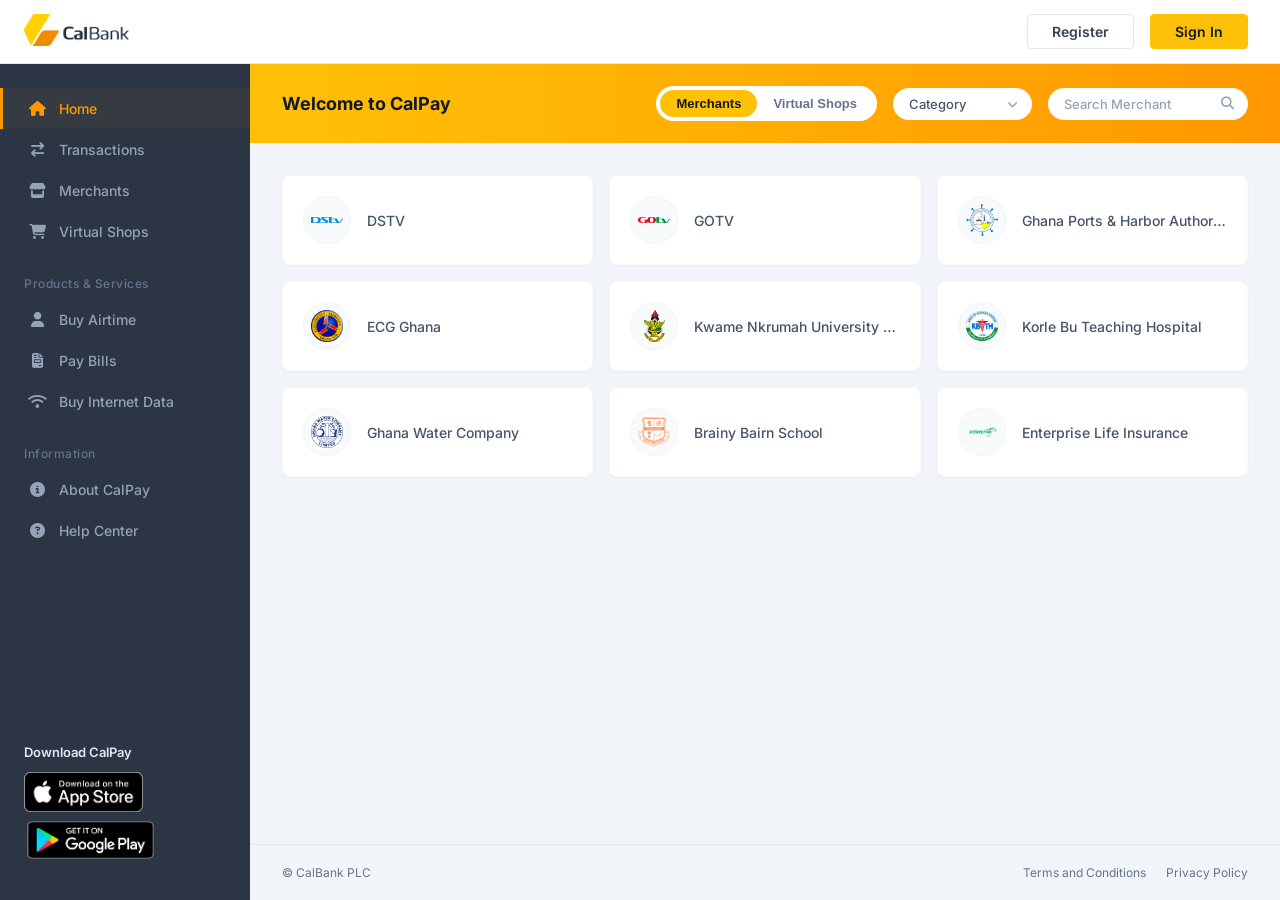
<file: index.html>
<!DOCTYPE html>
<html lang="en">
<head>
    <meta charset="UTF-8">
    <meta name="viewport" content="width=device-width, initial-scale=1.0">
    <title>CalPay - CalBank Dashboard</title>
    <link href="https://fonts.googleapis.com/css2?family=Inter:wght@400;500;600;700&display=swap" rel="stylesheet">
    <link rel="stylesheet" href="https://cdnjs.cloudflare.com/ajax/libs/font-awesome/6.4.0/css/all.min.css">
    <link rel="stylesheet" href="styles.css">
</head>
<body>
    <!-- Top Header Navigation -->
    <header class="top-header">
        <button class="menu-toggle" id="menuToggle" aria-label="Toggle Menu">
            <i class="fa-solid fa-bars"></i>
        </button>
        <div class="logo-container">
            <a href="#" class="logo">
                <img src="Assets/images/calbank-logo.png" alt="CalBank">
            </a>
        </div>

        <div class="header-actions">
            <button class="btn btn-outline" id="registerBtn">Register</button>
            <button class="btn btn-primary" id="signinBtn">Sign In</button>
        </div>
    </header>

    <!-- Main Application Container -->
    <div class="app-container">
        <!-- Sidebar Overlay -->
        <div class="sidebar-overlay" id="sidebarOverlay"></div>
        
        <!-- Sidebar Navigation -->
        <aside class="sidebar">
            <nav class="sidebar-nav">
                <!-- Main Links -->
                <ul class="nav-menu">
                    <li class="nav-item active" data-view="home">
                        <i class="fa-solid fa-house nav-icon"></i>
                        <span>Home</span>
                    </li>
                    <li class="nav-item" data-view="transactions">
                        <i class="fa-solid fa-arrow-right-arrow-left nav-icon"></i>
                        <span>Transactions</span>
                    </li>
                    <li class="nav-item" data-view="merchants">
                        <i class="fa-solid fa-store nav-icon"></i>
                        <span>Merchants</span>
                    </li>
                    <li class="nav-item" data-view="virtual">
                        <i class="fa-solid fa-cart-shopping nav-icon"></i>
                        <span>Virtual Shops</span>
                    </li>
                </ul>

                <!-- Products Section -->
                <div class="nav-section">
                    <h4 class="nav-title">Products & Services</h4>
                    <ul class="nav-menu">
                        <li class="nav-item" data-view="airtime">
                            <i class="fa-solid fa-user nav-icon"></i>
                            <span>Buy Airtime</span>
                        </li>
                        <li class="nav-item" data-view="bills">
                            <i class="fa-solid fa-file-invoice nav-icon"></i>
                            <span>Pay Bills</span>
                        </li>
                        <li class="nav-item" data-view="data">
                            <i class="fa-solid fa-wifi nav-icon"></i>
                            <span>Buy Internet Data</span>
                        </li>
                    </ul>
                </div>

                <!-- Info Section -->
                <div class="nav-section">
                    <h4 class="nav-title">Information</h4>
                    <ul class="nav-menu">
                        <li class="nav-item" data-view="about">
                            <i class="fa-solid fa-circle-info nav-icon"></i>
                            <span>About CalPay</span>
                        </li>
                        <li class="nav-item" data-view="help">
                            <i class="fa-solid fa-circle-question nav-icon"></i>
                            <span>Help Center</span>
                        </li>
                    </ul>
                </div>
            </nav>

            <!-- Download App Section -->
            <div class="app-download">
                <p class="download-text">Download CalPay</p>
                <a href="#" class="store-btn">
                    <img src="Assets/images/appstore-badge.png" class="badge-app-store" alt="Download on the App Store">
                </a>
                <a href="#" class="store-btn">
                    <img src="Assets/images/googleplay-badge.png" class="badge-play-store" alt="Get it on Google Play">
                </a>
            </div>
        </aside>

        <!-- Main Content Area -->
        <main class="main-content">
            <!-- Top Yellow Banner -->
            <div class="welcome-banner">
                <h1 class="banner-title">Welcome to CalPay</h1>
                
                <div class="banner-controls">
                    <!-- Toggle Switch -->
                    <div class="toggle-switch">
                        <button class="toggle-btn active" id="toggleMerchants">Merchants</button>
                        <button class="toggle-btn" id="toggleVirtual">Virtual Shops</button>
                    </div>

                    <!-- Category Dropdown -->
                    <div class="select-wrapper">
                        <select class="category-select" id="categoryFilter">
                            <option value="all">Category</option>
                            <option value="entertainment">Entertainment</option>
                            <option value="utilities">Utilities</option>
                            <option value="education">Education</option>
                            <option value="government">Government</option>
                            <option value="healthcare">Healthcare</option>
                            <option value="insurance">Insurance</option>
                        </select>
                    </div>

                    <!-- Search Input -->
                    <div class="search-wrapper">
                        <input type="text" class="search-input" id="searchInput" placeholder="Search Merchant">
                        <i class="fa-solid fa-magnifying-glass search-icon"></i>
                    </div>
                </div>
            </div>

            <!-- Merchant Grid Area -->
            <div class="content-wrapper">
                <div class="merchant-grid" id="merchantGrid">
                    <!-- Cards will be populated dynamically via JavaScript -->
                </div>
            </div>

            <!-- Footer -->
            <footer class="footer">
                <div class="footer-left">
                    &copy; CalBank PLC
                </div>
                <div class="footer-right">
                    <a href="#">Terms and Conditions</a>
                    <a href="#">Privacy Policy</a>
                </div>
            </footer>
        </main>
    </div>

    <!-- Modal Overlay -->
    <div class="modal-overlay" id="paymentModalOverlay">
        <div class="modal-container">
            <div class="modal-header">
                <div class="modal-merchant-info">
                    <div class="modal-logo" id="modalLogo">
                        <!-- Dynamic Logo will go here -->
                    </div>
                    <div class="modal-merchant-name" id="modalMerchantName">
                        <!-- Dynamic Name will go here -->
                    </div>
                </div>
                <button class="modal-close" id="modalClose">
                    <i class="fa-regular fa-circle-xmark"></i> Close
                </button>
            </div>
            <div class="modal-body">
                <p class="modal-instruction">Kindly provide the following details to make payment</p>
                
                <div class="form-group">
                    <label>Payment ID <span class="label-hint">(Mobile number or any ID received from merchant)</span></label>
                    <input type="text" class="form-control" />
                </div>
                
                <div class="form-row">
                    <div class="form-group">
                        <label>Amount <span class="label-hint">(Max Amt - 20000)</span></label>
                        <input type="text" class="form-control" value="GHS " />
                    </div>
                    <div class="form-group">
                        <label>Who is paying</label>
                        <div class="select-wrapper-custom">
                            <select class="form-control">
                                <option>Select</option>
                            </select>
                        </div>
                    </div>
                </div>
                
                <div class="modal-actions">
                    <button class="btn btn-primary btn-block">Sign in to proceed</button>
                    <button class="btn btn-outline btn-block">Pay as a guest</button>
                </div>
            </div>
        </div>
    </div>

    <script src="app.js"></script>
</body>
</html>
</file>
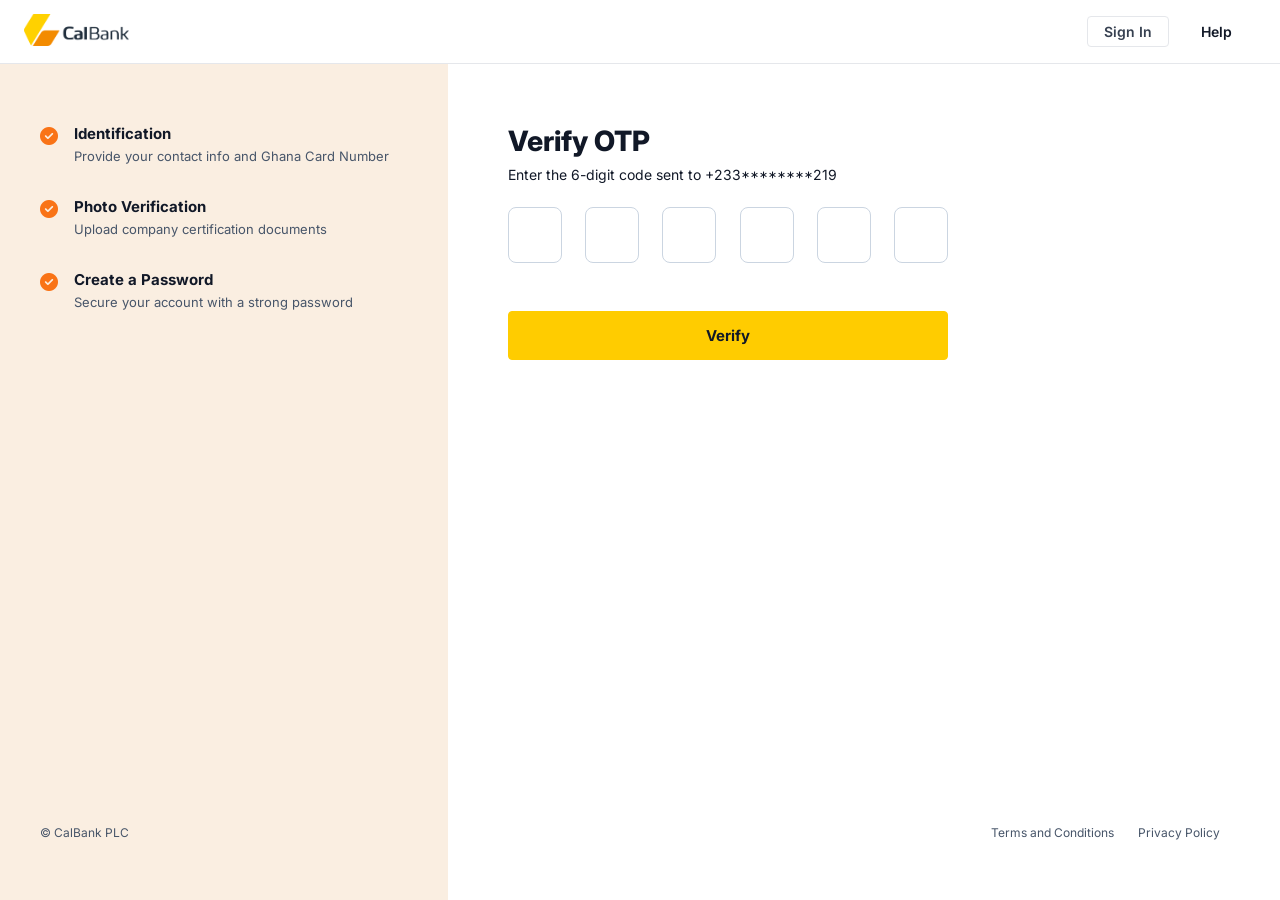
<file: register-step3.html>
<!DOCTYPE html>
<html lang="en">
<head>
    <meta charset="UTF-8">
    <meta name="viewport" content="width=device-width, initial-scale=1.0">
    <title>Verify OTP - CalPay</title>
    <link href="https://fonts.googleapis.com/css2?family=Inter:wght@400;500;600;700&display=swap" rel="stylesheet">
    <link rel="stylesheet" href="https://cdnjs.cloudflare.com/ajax/libs/font-awesome/6.4.0/css/all.min.css">
    <link rel="stylesheet" href="styles.css">
</head>
<body class="auth-page">
    <header class="top-header">
        <div class="logo-container">
            <a href="index.html" class="logo">
                <img src="Assets/images/calbank-logo.png" alt="CalBank">
            </a>
        </div>
        <div class="header-actions">
            <button class="btn btn-outline" style="padding: 6px 16px;" onclick="window.location.href='#'">Sign In</button>
            <button class="btn" style="background: transparent; border: none; color: #111827; font-weight: 600; padding: 6px 16px;">Help</button>
        </div>
    </header>

    <div class="auth-wrapper">
        <!-- Sidebar Area (Left) -->
        <div class="auth-sidebar">
            <div class="auth-steps-container">
                <div class="auth-step active">
                    <div class="step-icon">
                        <i class="fa-solid fa-circle-check" style="color: #f97316;"></i>
                    </div>
                    <div class="step-content">
                        <h4>Identification</h4>
                        <p>Provide your contact info and Ghana Card Number</p>
                    </div>
                </div>

                <div class="auth-step active">
                    <div class="step-icon">
                        <i class="fa-solid fa-circle-check" style="color: #f97316;"></i>
                    </div>
                    <div class="step-content">
                        <h4>Photo Verification</h4>
                        <p>Upload company certification documents</p>
                    </div>
                </div>

                <div class="auth-step active">
                    <div class="step-icon">
                        <i class="fa-solid fa-circle-check" style="color: #f97316;"></i>
                    </div>
                    <div class="step-content">
                        <h4>Create a Password</h4>
                        <p>Secure your account with a strong password</p>
                    </div>
                </div>
            </div>
            
            <div class="auth-sidebar-footer">
                &copy; CalBank PLC
            </div>
        </div>

        <!-- Main Content Area (Right) -->
        <div class="auth-main">
            <div class="auth-content-box" style="margin: 0; max-width: 440px;">
                <h1 class="auth-title" style="font-size: 28px; margin-bottom: 8px; font-weight: 800;">Verify OTP</h1>
                <p class="auth-subtitle" style="margin-bottom: 24px; color: #111827;">Enter the 6-digit code sent to +233********219</p>

                <div class="otp-inputs-container">
                    <input type="tel" class="otp-input" maxlength="1" oninput="this.value = this.value.replace(/[^0-9]/g, '')" />
                    <input type="tel" class="otp-input" maxlength="1" oninput="this.value = this.value.replace(/[^0-9]/g, '')" />
                    <input type="tel" class="otp-input" maxlength="1" oninput="this.value = this.value.replace(/[^0-9]/g, '')" />
                    <input type="tel" class="otp-input" maxlength="1" oninput="this.value = this.value.replace(/[^0-9]/g, '')" />
                    <input type="tel" class="otp-input" maxlength="1" oninput="this.value = this.value.replace(/[^0-9]/g, '')" />
                    <input type="tel" class="otp-input" maxlength="1" oninput="this.value = this.value.replace(/[^0-9]/g, '')" />
                </div>

                <button type="button" class="btn btn-primary btn-block auth-btn mt-24" id="submitOtpBtn">Verify</button>
            </div>
            
            <div class="auth-main-footer" style="padding-top: 100px;">
                <a href="#">Terms and Conditions</a>
                <a href="#">Privacy Policy</a>
            </div>
        </div>
    </div>

    <script>
        const inputs = document.querySelectorAll('.otp-input');
        inputs.forEach((input, index) => {
            input.addEventListener('input', (e) => {
                if(e.target.value.length === 1 && index < inputs.length - 1) {
                    inputs[index + 1].focus();
                }
            });
            input.addEventListener('keydown', (e) => {
                if(e.key === 'Backspace' && e.target.value.length === 0 && index > 0) {
                    inputs[index - 1].focus();
                }
            });
        });

        document.getElementById('submitOtpBtn').addEventListener('click', () => {
            window.location.href = 'register-success.html';
        });
    </script>
</body>
</html>
</file>
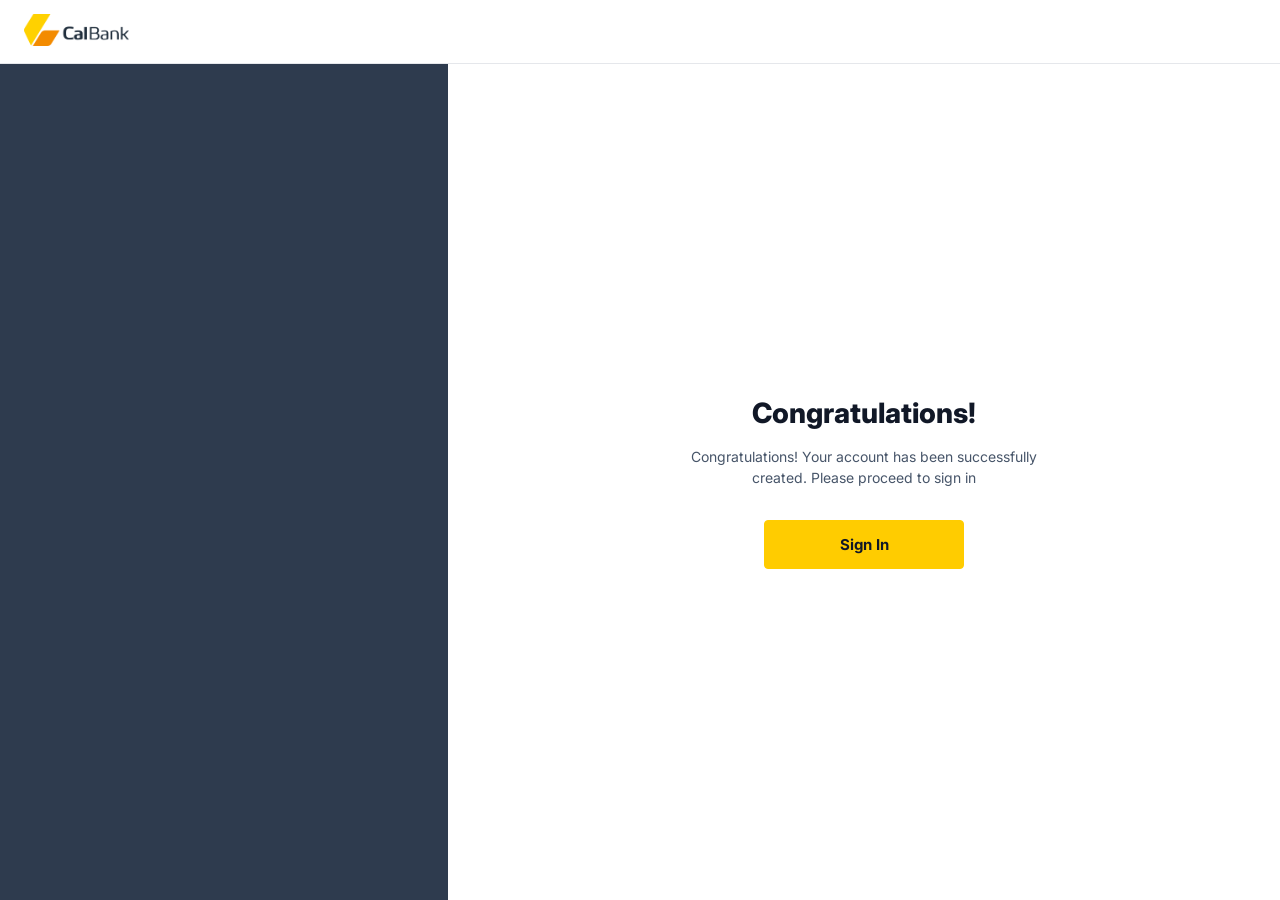
<file: register-success.html>
<!DOCTYPE html>
<html lang="en">
<head>
    <meta charset="UTF-8">
    <meta name="viewport" content="width=device-width, initial-scale=1.0">
    <title>Registration Complete - CalPay</title>
    <link href="https://fonts.googleapis.com/css2?family=Inter:wght@400;500;600;700&display=swap" rel="stylesheet">
    <link rel="stylesheet" href="styles.css">
</head>
<body class="auth-page">
    <header class="top-header">
        <div class="logo-container">
            <a href="index.html" class="logo">
                <img src="Assets/images/calbank-logo.png" alt="CalBank">
            </a>
        </div>
    </header>

    <div class="auth-wrapper">
        <!-- Full Bleed Image Area (Left) -->
        <div class="success-sidebar-image"></div>

        <!-- Main Success Messaging (Right) -->
        <div class="auth-main success-main">
            <div class="auth-content-box" style="max-width: 400px; text-align: center;">
                <h1 class="auth-title" style="font-size: 28px; margin-bottom: 16px; font-weight: 800; color: #111827;">Congratulations!</h1>
                <p class="auth-subtitle" style="margin-bottom: 32px; color: #475569; line-height: 1.5; font-size: 14px;">
                    Congratulations! Your account has been successfully created. Please proceed to sign in
                </p>

                <button type="button" class="btn btn-primary btn-block auth-btn" onclick="window.location.href='index.html'" style="max-width: 200px; margin: 0 auto; display: block;">Sign In</button>
            </div>
        </div>
    </div>
</body>
</html>
</file>
<file: styles.css>
/* Base Styles & Reset */
* {
    margin: 0;
    padding: 0;
    box-sizing: border-box;
}

body {
    font-family: 'Inter', sans-serif;
    background-color: #ffffff;
    color: #1f2937;
    -webkit-font-smoothing: antialiased;
}

/* Common Components */
.btn {
    padding: 8px 24px;
    font-family: inherit;
    font-weight: 600;
    font-size: 14px;
    cursor: pointer;
    border-radius: 4px;
    transition: all 0.2s ease;
}

.btn-outline {
    background-color: #ffffff;
    border: 1px solid #e5e7eb;
    color: #374151;
}

.btn-outline:hover {
    background-color: #f9fafb;
    border-color: #d1d5db;
}

.btn-primary {
    background-color: #ffc107;
    border: 1px solid #ffc107;
    color: #111827;
}

.btn-primary:hover {
    background-color: #ffb300;
    border-color: #ffb300;
}

/* Header */
.top-header {
    display: flex;
    justify-content: space-between;
    align-items: center;
    height: 64px;
    padding: 0 32px 0 24px;
    background-color: #ffffff;
    border-bottom: 1px solid #e5e7eb;
    position: sticky;
    top: 0;
    z-index: 50;
}

.logo-container {
    display: flex;
    align-items: center;
    gap: 8px;
    width: 226px; /* Approx width matching sidebar */
}

.menu-toggle {
    display: none;
    background: transparent;
    border: none;
    color: #1f2937;
    font-size: 20px;
    cursor: pointer;
    padding: 4px;
    margin-right: 12px;
}

.sidebar-overlay {
    display: none;
}

.logo img {
    height: 32px;
    width: auto;
}

.logo {
    display: block;
}

.logo-text {
    font-size: 20px;
    font-weight: 700;
    color: #111827;
    letter-spacing: -0.5px;
}

.header-actions {
    display: flex;
    gap: 16px;
}

/* App Layout */
.app-container {
    display: flex;
    min-height: calc(100vh - 64px);
}

/* Sidebar */
.sidebar {
    width: 250px;
    background-color: #2b3544;
    color: #94a3b8;
    display: flex;
    flex-direction: column;
    flex-shrink: 0;
}

.sidebar-nav {
    flex: 1;
    padding-top: 24px;
}

.nav-menu {
    list-style: none;
    margin-bottom: 8px;
}

.nav-item {
    display: flex;
    align-items: center;
    padding: 12px 24px;
    font-size: 14px;
    font-weight: 500;
    cursor: pointer;
    transition: all 0.2s;
    border-left: 3px solid transparent;
}

.nav-item:hover {
    background-color: #202833;
    color: #f8fafc;
}

.nav-item.active {
    color: #ff9800;
    border-left-color: #ff9800;
    background-color: rgba(255, 152, 0, 0.05);
}

.nav-icon {
    width: 20px;
    margin-right: 12px;
    text-align: center;
    font-size: 15px;
}

.nav-section {
    margin-top: 16px;
}

.nav-title {
    padding: 8px 24px;
    font-size: 12px;
    text-transform: capitalize;
    font-weight: 500;
    letter-spacing: 0.5px;
    color: #64748b;
}

.app-download {
    padding: 24px;
    margin-top: auto;
}

.download-text {
    font-size: 13px;
    font-weight: 600;
    color: #e2e8f0;
    margin-bottom: 12px;
}

.store-btn {
    display: block;
    margin-bottom: 8px;
}

.store-btn img {
    height: 40px;
    width: auto;
    transition: opacity 0.2s ease;
    display: block;
}

.badge-play-store {
    height: 56px !important; /* Scale up significantly to compensate for transparent graphic bounds */
    margin-top: -8px; /* Tightly align vertical spacing relative to Apple badge */
    margin-left: -6px; /* Offset the Google Play image built-in left padding so visual boundaries align */
}

.store-btn:hover img {
    opacity: 0.85;
}

/* Main Content */
.main-content {
    flex: 1;
    display: flex;
    flex-direction: column;
    background-color: #f1f5f9;
    min-width: 0;
}

/* Banner Area */
.welcome-banner {
    display: flex;
    justify-content: space-between;
    align-items: center;
    padding: 22px 32px;
    background: linear-gradient(90deg, #ffc107 0%, #ff9800 100%);
    color: #111827;
}

.banner-title {
    font-size: 18px;
    font-weight: 700;
    margin: 0;
}

.banner-controls {
    display: flex;
    align-items: center;
    gap: 16px;
}

/* Custom Pills and Controls */
.toggle-switch {
    display: flex;
    background: #ffffff;
    border-radius: 50px;
    padding: 4px;
}

.toggle-btn {
    background: transparent;
    border: none;
    padding: 6px 16px;
    font-size: 13px;
    font-weight: 600;
    color: #64748b;
    border-radius: 50px;
    cursor: pointer;
    transition: all 0.2s;
}

.toggle-btn.active {
    background-color: #ffc107;
    color: #111827;
}

.select-wrapper {
    position: relative;
}

.category-select {
    appearance: none;
    -webkit-appearance: none;
    background: #ffffff;
    border: none;
    border-radius: 50px;
    padding: 8px 36px 8px 16px;
    font-size: 13px;
    color: #475569;
    font-family: inherit;
    font-weight: 500;
    cursor: pointer;
    outline: none;
}

.select-wrapper::after {
    content: '\f107';
    font-family: 'Font Awesome 6 Free';
    font-weight: 900;
    position: absolute;
    right: 14px;
    top: 50%;
    transform: translateY(-50%);
    pointer-events: none;
    color: #94a3b8;
    font-size: 12px;
}

.search-wrapper {
    position: relative;
    display: flex;
    align-items: center;
}

.search-input {
    background: #ffffff;
    border: none;
    border-radius: 50px;
    padding: 8px 36px 8px 16px;
    font-size: 13px;
    color: #111827;
    font-family: inherit;
    outline: none;
    width: 200px;
    transition: width 0.3s;
}

.search-input::placeholder {
    color: #94a3b8;
    font-weight: 500;
}

.search-input:focus {
    width: 240px;
}

.search-icon {
    position: absolute;
    right: 14px;
    color: #94a3b8;
    font-size: 13px;
    pointer-events: none;
}

/* Grid Area */
.content-wrapper {
    padding: 32px;
    flex: 1;
}

.merchant-grid {
    display: grid;
    grid-template-columns: repeat(auto-fill, minmax(280px, 1fr));
    gap: 16px;
}

.merchant-card {
    background: #ffffff;
    border-radius: 8px;
    padding: 20px;
    display: flex;
    align-items: center;
    gap: 16px;
    cursor: pointer;
    border: 1px solid #f8fafc;
    box-shadow: 0 1px 3px rgba(0, 0, 0, 0.04);
    transition: transform 0.2s, box-shadow 0.2s, border-color 0.2s;
}

.merchant-card:hover {
    transform: translateY(-2px);
    box-shadow: 0 8px 16px rgba(0, 0, 0, 0.06);
    border-color: #e2e8f0;
}

.card-logo {
    width: 48px;
    height: 48px;
    flex-shrink: 0;
    display: flex;
    align-items: center;
    justify-content: center;
    background: #f8fafc;
    border-radius: 50%;
    border: 1px solid #f1f5f9;
    overflow: hidden;
}

.card-title {
    font-size: 14px;
    color: #475569;
    font-weight: 500;
    white-space: nowrap;
    overflow: hidden;
    text-overflow: ellipsis;
}

/* Footer */
.footer {
    display: flex;
    justify-content: space-between;
    align-items: center;
    padding: 20px 32px;
    border-top: 1px solid #e2e8f0;
    font-size: 12px;
    color: #64748b;
    background-color: #f1f5f9;
}

.footer-right {
    display: flex;
    gap: 20px;
}

.footer-right a {
    color: #64748b;
    text-decoration: none;
    transition: color 0.2s;
}

.footer-right a:hover {
    color: #111827;
}

/* Responsive */
@media (max-width: 1024px) {
    .banner-controls {
        flex-wrap: wrap;
        justify-content: flex-end;
    }
}

@media (max-width: 768px) {
    .menu-toggle {
        display: block;
    }
    
    .logo-container {
        width: auto;
    }

    .top-header {
        padding: 0 16px;
    }

    .header-actions {
        gap: 8px;
    }

    .header-actions .btn {
        padding: 6px 12px;
        font-size: 13px;
    }

    .sidebar {
        position: fixed;
        top: 64px;
        left: -280px;
        height: calc(100vh - 64px);
        z-index: 100;
        transition: left 0.3s ease;
        width: 280px;
        box-shadow: 2px 0 8px rgba(0,0,0,0.1);
    }

    .sidebar.show {
        left: 0;
    }

    .sidebar-overlay {
        display: none;
        position: fixed;
        top: 64px;
        left: 0;
        right: 0;
        bottom: 0;
        background: rgba(17, 24, 39, 0.4);
        z-index: 90;
        backdrop-filter: blur(2px);
    }

    .sidebar-overlay.show {
        display: block;
    }

    .welcome-banner {
        flex-direction: column;
        align-items: flex-start;
        gap: 16px;
        padding: 20px 16px;
    }
    
    .banner-controls {
        width: 100%;
        justify-content: flex-start;
        flex-direction: column;
        align-items: stretch;
    }
    
    .toggle-switch, .select-wrapper, .search-wrapper {
        width: 100%;
    }

    .category-select {
        width: 100%;
    }

    .search-input {
        width: 100%;
    }
    
    .search-input:focus {
        width: 100%;
    }

    .content-wrapper {
        padding: 16px;
    }

    .merchant-grid {
        grid-template-columns: repeat(auto-fill, minmax(100%, 1fr));
    }

    .footer {
        flex-direction: column;
        gap: 16px;
        text-align: center;
        padding: 20px 16px;
    }
}

/* Modal Styles */
.modal-overlay {
    position: fixed;
    top: 0;
    left: 0;
    right: 0;
    bottom: 0;
    background: rgba(17, 24, 39, 0.5);
    z-index: 1000;
    display: none;
    align-items: center;
    justify-content: center;
    padding: 16px;
}

.modal-overlay.show {
    display: flex;
}

.modal-container {
    background: #ffffff;
    width: 100%;
    max-width: 600px;
    border-radius: 8px;
    box-shadow: 0 10px 25px rgba(0,0,0,0.1);
    overflow: hidden;
    animation: modalPop 0.3s ease-out;
}

@keyframes modalPop {
    from { opacity: 0; transform: translateY(20px) scale(0.95); }
    to { opacity: 1; transform: translateY(0) scale(1); }
}

.modal-header {
    background-color: #ffc107;
    padding: 24px;
    display: flex;
    justify-content: space-between;
    align-items: flex-start;
}

.modal-merchant-info {
    display: flex;
    align-items: center;
    gap: 16px;
}

.modal-logo {
    width: 64px;
    height: 64px;
    background: #ffffff;
    border-radius: 50%;
    display: flex;
    align-items: center;
    justify-content: center;
    flex-shrink: 0;
    overflow: hidden;
    box-shadow: 0 2px 4px rgba(0,0,0,0.1);
}

.modal-merchant-name {
    font-size: 15px;
    font-weight: 600;
    color: #111827;
    max-width: 250px;
    line-height: 1.4;
}

.modal-close {
    background: transparent;
    border: none;
    color: #111827;
    font-size: 13px;
    font-weight: 600;
    cursor: pointer;
    display: flex;
    align-items: center;
    gap: 6px;
    padding: 4px;
    transition: opacity 0.2s;
}

.modal-close:hover {
    opacity: 0.7;
}

.modal-body {
    padding: 32px;
}

.modal-instruction {
    font-size: 14px;
    color: #64748b;
    margin-bottom: 24px;
}

.form-group {
    margin-bottom: 20px;
}

.form-group label {
    display: block;
    font-size: 13px;
    font-weight: 600;
    color: #111827;
    margin-bottom: 8px;
}

.label-hint {
    font-weight: 400;
    color: #64748b;
}

.form-control {
    width: 100%;
    padding: 12px 16px;
    border: 1px solid #cbd5e1;
    border-radius: 6px;
    font-size: 14px;
    font-family: inherit;
    color: #1f2937;
    outline: none;
    transition: border-color 0.2s;
}

.form-control:focus {
    border-color: #ffc107;
}

.select-wrapper-custom {
    position: relative;
}

.select-wrapper-custom select {
    appearance: none;
    -webkit-appearance: none;
    cursor: pointer;
}

.select-wrapper-custom::after {
    content: '\f107';
    font-family: 'Font Awesome 6 Free';
    font-weight: 900;
    position: absolute;
    right: 16px;
    top: 50%;
    transform: translateY(-50%);
    pointer-events: none;
    color: #64748b;
}

.form-row {
    display: grid;
    grid-template-columns: 1fr 1fr;
    gap: 24px;
}

.modal-actions {
    display: grid;
    grid-template-columns: 1fr 1fr;
    gap: 16px;
    margin-top: 12px;
}

.btn-block {
    width: 100%;
    padding: 12px;
    font-size: 14px;
}

@media (max-width: 600px) {
    .form-row {
        grid-template-columns: 1fr;
        gap: 0;
    }
    .modal-actions {
        grid-template-columns: 1fr;
    }
    .modal-body {
        padding: 24px 20px;
    }
    .modal-header {
        padding: 20px;
    }
}

/* Authentication Page Styles */
.auth-page {
    background-color: #ffffff;
}

.auth-wrapper {
    display: flex;
    min-height: calc(100vh - 64px);
}

.auth-sidebar {
    width: 35%;
    background-color: #faeee1;
    padding: 60px 40px;
    display: flex;
    flex-direction: column;
    justify-content: space-between;
}

.auth-steps-container {
    display: flex;
    flex-direction: column;
    gap: 32px;
}

.auth-step {
    display: flex;
    gap: 16px;
    opacity: 0.6;
}

.auth-step.active {
    opacity: 1;
}

.auth-step .step-icon {
    margin-top: 2px;
    font-size: 18px;
}

.auth-step .step-content h4 {
    font-size: 15px;
    font-weight: 700;
    color: #111827;
    margin-bottom: 4px;
}

.auth-step .step-content p {
    font-size: 13px;
    line-height: 1.4;
    color: #475569;
}

.auth-sidebar-footer {
    font-size: 12px;
    color: #475569;
}

.auth-main {
    width: 65%;
    display: flex;
    flex-direction: column;
    justify-content: space-between;
    padding: 60px;
    background-color: #ffffff;
}

.auth-content-box {
    max-width: 440px;
    margin: 0 auto;
    width: 100%;
}

.auth-title {
    font-size: 26px;
    font-weight: 700;
    color: #111827;
    margin-bottom: 8px;
}

.auth-subtitle {
    font-size: 14px;
    color: #64748b;
    margin-bottom: 40px;
}

.mb-24 {
    margin-bottom: 24px;
}

.phone-input-group {
    display: flex;
    gap: 12px;
}

.country-flag-select {
    display: flex;
    align-items: center;
    justify-content: center;
    border: 1px solid #cbd5e1;
    border-radius: 6px;
    padding: 0 16px;
    background: #f8fafc;
    width: 72px;
}

.country-flag-select img {
    width: 24px;
    border-radius: 2px;
}

.phone-input {
    flex: 1;
    font-weight: 600;
}

.text-center {
    text-align: center;
}

.success-sidebar-image {
    width: 35%;
    background-color: #2e3b4e;
    background-image: url('https://images.unsplash.com/photo-1522529599102-193c0d76b5b6?auto=format&fit=crop&w=800&q=80');
    background-size: cover;
    background-position: center;
}

.success-main {
    justify-content: center !important;
    align-items: center;
}

.photo-capture-container {
    width: 100%;
    margin: 0 auto 24px auto;
    border-radius: 12px;
    overflow: hidden;
    background: #f1f5f9;
    aspect-ratio: 16/10;
    display: flex;
    align-items: center;
    justify-content: center;
    box-shadow: 0 4px 6px rgba(0, 0, 0, 0.05);
}

.photo-preview {
    width: 100%;
    height: 100%;
    object-fit: cover;
}

.otp-inputs-container {
    display: flex;
    justify-content: space-between;
    flex-wrap: wrap;
    gap: 8px;
    margin-bottom: 24px;
}

.otp-input {
    width: 54px;
    height: 56px;
    border: 1px solid #cbd5e1;
    border-radius: 8px;
    text-align: center;
    font-size: 20px;
    font-weight: 600;
    color: #111827;
    background: transparent;
}

.otp-input:focus {
    outline: none;
    border-color: #f97316;
}

.mt-24 {
    margin-top: 24px;
}

.mt-24 {
    margin-top: 24px;
}

.instructions-list {
    padding-left: 24px;
    margin-bottom: 32px;
}

.instructions-list li {
    font-size: 17px;
    color: #111827;
    margin-bottom: 16px;
    line-height: 1.5;
    padding-left: 8px;
}

.auth-input {
    padding: 14px 16px;
}

.auth-notice {
    background-color: #f0f4ff;
    border-radius: 8px;
    padding: 16px;
    font-size: 13px;
    line-height: 1.5;
    color: #1e293b;
    margin-top: 32px;
    margin-bottom: 24px;
}

.auth-btn {
    padding: 14px;
    font-size: 15px;
    font-weight: 700;
    background-color: #ffcc00;
    border-color: #ffcc00;
    color: #111827 !important;
}

.auth-btn:hover {
    background-color: #e6b800;
    color: #111827 !important;
}

.auth-link-text {
    text-align: center;
    margin-top: 20px;
    font-size: 13px;
    color: #64748b;
}

.auth-link-text a {
    color: #f97316;
    font-weight: 600;
    text-decoration: none;
}

.auth-link-text a:hover {
    text-decoration: underline;
}

.auth-main-footer {
    display: flex;
    justify-content: flex-end;
    gap: 24px;
    font-size: 12px;
    margin-top: 40px;
}

.auth-main-footer a {
    color: #475569;
    text-decoration: none;
}

.auth-main-footer a:hover {
    color: #111827;
}

@media (max-width: 900px) {
    .auth-wrapper {
        flex-direction: column;
    }
    .auth-sidebar {
        width: 100%;
        padding: 32px 20px;
    }
    .auth-sidebar-footer {
        display: none; /* Hide sidebar footer on mobile to avoid duplication or bad aesthetic */
    }
    .auth-main {
        width: 100%;
        padding: 32px 20px;
    }
    .auth-main-footer {
        justify-content: center;
    }
    
    .success-sidebar-image {
        display: none !important;
    }
    .success-main {
        width: 100% !important;
        padding: 40px 20px;
    }
}
</file>
